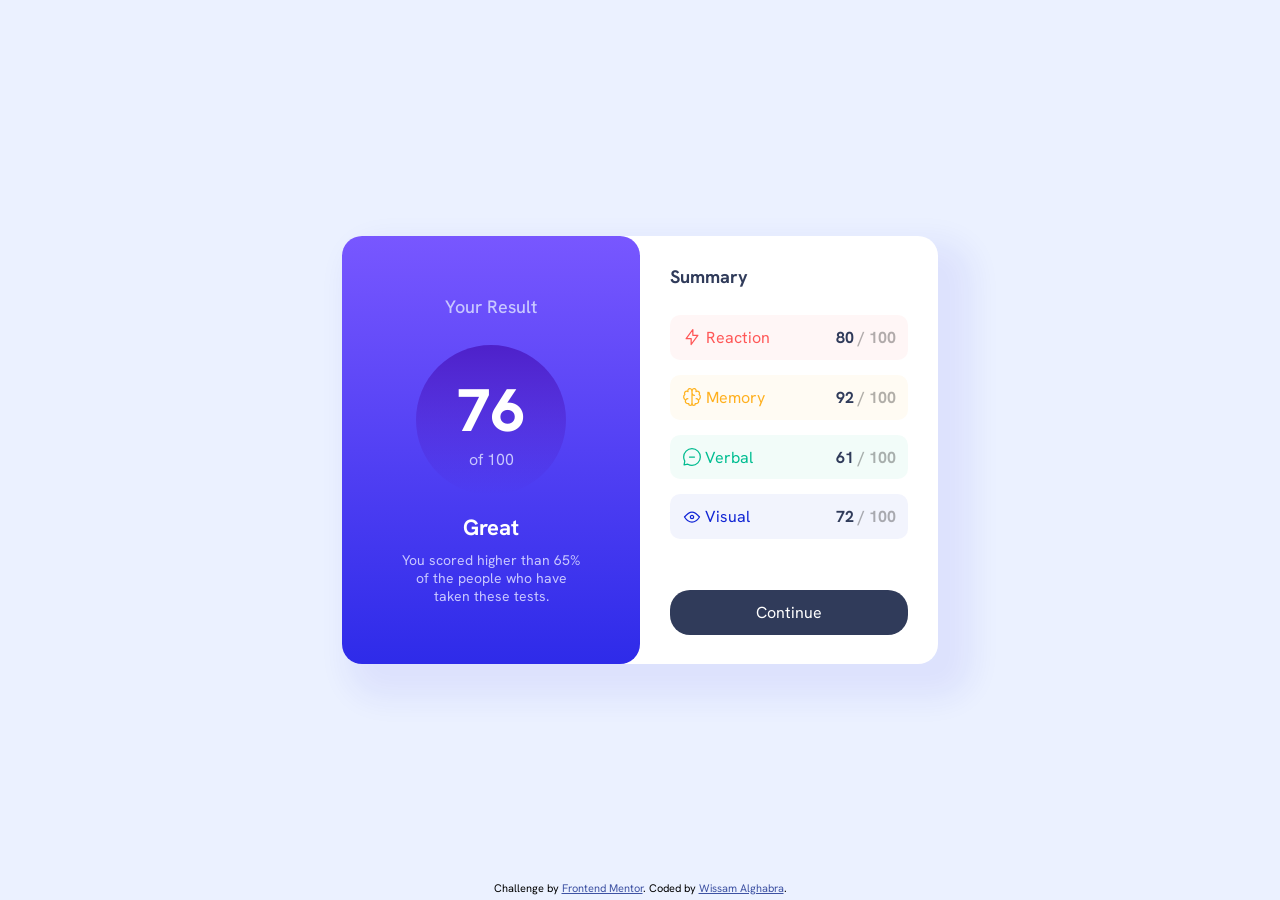
<file: results-summary-component-main/index.html>
<!DOCTYPE html>
<html lang="en">
<head>
  <meta charset="UTF-8">
  <meta name="viewport" content="width=device-width, initial-scale=1.0">
  <link rel="icon" type="image/png" sizes="32x32" href="./assets/images/favicon-32x32.png">
  <link rel="preconnect" href="https://fonts.googleapis.com">
  <link rel="preconnect" href="https://fonts.gstatic.com" crossorigin>
  <link href="https://fonts.googleapis.com/css2?family=Hanken+Grotesk:ital,wght@0,100..900;1,100..900&display=swap" rel="stylesheet">
  <link rel="stylesheet" href="style.css">
  <title>Frontend Mentor | Results summary component</title>
  <style>
    .attribution { font-size: 0.6875rem; text-align: center; }
    .attribution a { color: hsl(228, 45%, 44%); }
  </style>
</head>
<body class="flex flex-column flex-justify-center flex-align-center bg-pale-blue">
  <div id="main" class="height-sm-100 width-sm-100 flex flex-sm-col border-radius-20 bg-white shadow">
    <div id="resultPanel" class="width-50 width-sm-100 p-10 border-radius-20 bg-grad-slate-royal flex flex-column flex-align-center flex-justify-space-between text-center">
      <div class="fg-light-lavender mb-5 text-medium text-bold">Your Result</div>
      <div id="resultCircle" class="flex flex-column flex-align-center flex-justify-center bg-grad-violet-persian border-circular p-20 mb-10 mt-10">
        <div class="fg-white text-largest text-boldest">76</div>
        <div class="fg-light-lavender">of 100</div>
      </div>
      <div class="fg-white mb-5 text-large text-bolder">Great</div>
      <div class="fg-light-lavender text-small">You scored higher than 65% of the people who have taken these tests.</div>
    </div>
    <div class="width-50 width-sm-100 flex flex-column p-5 flex-justify-space-between">
      <div class="text-medium fg-dark-gray-blue text-bolder">Summary</div>
      <div class="mt-10 mb-10">
        <div class="flex flex-justify-space-between flex-align-center bg-light-red-op p-5 border-radius-10" style="margin-bottom: 15px;">
          <div class="flex flex-align-center fg-light-red"><img id="ReactionIcon" class="mr-5" src="./assets/images/icon-reaction.svg" alt="Reaction icon"> Reaction</div>
          <div class="text-bolder"><span class="fg-dark-gray-blue" id="ReactionValue">80</span> <span class="op-30">/ 100</span></div>
        </div>
        <div class="flex flex-justify-space-between flex-align-center bg-orangey-yellow-op p-5 border-radius-10" style="margin-bottom: 15px;">
          <div class="flex flex-align-center fg-orangey-yellow"><img id="MemoryIcon" class="mr-5" src="./assets/images/icon-memory.svg" alt="Memory icon"> Memory</div>
          <div class="text-bolder"><span class="fg-dark-gray-blue" id="MemoryValue">92</span> <span class="op-30">/ 100</span></div>
        </div>
        <div class="flex flex-justify-space-between flex-align-center bg-green-teal-op p-5 border-radius-10" style="margin-bottom: 15px;">
          <div class="flex flex-align-center fg-green-teal"><img id="VerbalIcon" class="mr-5" src="./assets/images/icon-verbal.svg" alt="Verbal icon"> Verbal</div>
          <div class="text-bolder"><span class="fg-dark-gray-blue" id="VerbalValue">61</span> <span class="op-30">/ 100</span></div>
        </div>
        <div class="flex flex-justify-space-between flex-align-center bg-cobalt-blue-op p-5 mb-10 border-radius-10">
          <div class="flex flex-align-center fg-cobalt-blue"><img id="VisualIcon" class="mr-5" src="./assets/images/icon-visual.svg" alt="Visual icon"> Visual</div>
          <div class="text-bolder"><span class="fg-dark-gray-blue" id="VisualValue">72</span> <span class="op-30">/ 100</span></div>
        </div>
      </div>

      <div class="fg-white bg-dark-gray-blue border-radius-20 text-center pt-5 pb-5 button">Continue</div>
    </div>
  </div>
  <footer class="attribution">
    Challenge by <a href="https://www.frontendmentor.io?ref=challenge">Frontend Mentor</a>. 
    Coded by <a href="#">Wissam Alghabra</a>.
  </footer>

  <script src="./script.js"></script>
</body>
</html>
</file>
<file: results-summary-component-main/style.css>
.text-small {
  font-size: 14px;
}

.text-medium {
  font-size: 18px;
}

.text-large {
  font-size: 22px;
}

.text-largest {
  font-size: 60px;
}

.text-bold {
  font-weight: 500;
}

.text-bolder {
  font-weight: 700;
}

.text-boldest {
  font-weight: 800;
}

.bg-light-red {
  background-color: hsl(0, 100%, 67%);
}

.fg-light-red {
  color: hsl(0, 100%, 67%);
}

.bg-light-red-op {
  background-color: hsla(0, 100%, 67%, 0.05);
}

.fg-light-red-op {
  color: hsla(0, 100%, 67%, 0.05);
}

.bg-orangey-yellow {
  background-color: hsl(39, 100%, 56%);
}

.fg-orangey-yellow {
  color: hsl(39, 100%, 56%);
}

.bg-orangey-yellow-op {
  background-color: hsla(39, 100%, 56%, 0.05);
}

.fg-orangey-yellow-op {
  color: hsla(39, 100%, 56%, 0.05);
}

.bg-green-teal {
  background-color: hsl(166, 100%, 37%);
}

.fg-green-teal {
  color: hsl(166, 100%, 37%);
}

.bg-green-teal-op {
  background-color: hsla(166, 100%, 37%, 0.05);
}

.fg-green-teal-op {
  color: hsla(166, 100%, 37%, 0.05);
}

.bg-cobalt-blue {
  background-color: hsl(234, 85%, 45%);
}

.fg-cobalt-blue {
  color: hsl(234, 85%, 45%);
}

.bg-cobalt-blue-op {
  background-color: hsla(234, 85%, 45%, 0.05);
}

.fg-cobalt-blue-op {
  color: hsla(234, 85%, 45%, 0.05);
}

.bg-light-slate-blue {
  background-color: hsl(252, 100%, 67%);
}

.fg-light-slate-blue {
  color: hsl(252, 100%, 67%);
}

.bg-light-royal-blue {
  background-color: hsl(241, 81%, 54%);
}

.fg-light-royal-blue {
  color: hsl(241, 81%, 54%);
}

.bg-violet-blue {
  background-color: hsl(256, 72%, 46%);
}

.fg-violet-blue {
  color: hsl(256, 72%, 46%);
}

.bg-persian-blue {
  background-color: rgba(36, 33, 202, 0);
}

.fg-persian-blue {
  color: rgba(36, 33, 202, 0);
}

.bg-white {
  background-color: hsl(0, 0%, 100%);
}

.fg-white {
  color: hsl(0, 0%, 100%);
}

.bg-pale-blue {
  background-color: hsl(221, 100%, 96%);
}

.fg-pale-blue {
  color: hsl(221, 100%, 96%);
}

.bg-light-lavender {
  background-color: hsl(241, 100%, 89%);
}

.fg-light-lavender {
  color: hsl(241, 100%, 89%);
}

.bg-dark-gray-blue {
  background-color: hsl(224, 30%, 27%);
}

.fg-dark-gray-blue {
  color: hsl(224, 30%, 27%);
}

.height-1 {
  height: 1%;
}

.width-1 {
  width: 1%;
}

.p-1 {
  padding: 1%;
}

.pt-1 {
  padding-top: 1%;
}

.pb-1 {
  padding-bottom: 1%;
}

.pr-1 {
  padding-right: 1%;
}

.pl-1 {
  padding-left: 1%;
}

.mt-1 {
  margin-top: 1%;
}

.mb-1 {
  margin-bottom: 1%;
}

.mr-1 {
  margin-right: 1%;
}

.ml-1 {
  margin-left: 1%;
}

.m-1 {
  margin: 1%;
}

.op-1 {
  opacity: 1%;
}

.height-5 {
  height: 5%;
}

.width-5 {
  width: 5%;
}

.p-5 {
  padding: 5%;
}

.pt-5 {
  padding-top: 5%;
}

.pb-5 {
  padding-bottom: 5%;
}

.pr-5 {
  padding-right: 5%;
}

.pl-5 {
  padding-left: 5%;
}

.mt-5 {
  margin-top: 5%;
}

.mb-5 {
  margin-bottom: 5%;
}

.mr-5 {
  margin-right: 5%;
}

.ml-5 {
  margin-left: 5%;
}

.m-5 {
  margin: 5%;
}

.op-5 {
  opacity: 5%;
}

.height-10 {
  height: 10%;
}

.width-10 {
  width: 10%;
}

.p-10 {
  padding: 10%;
}

.pt-10 {
  padding-top: 10%;
}

.pb-10 {
  padding-bottom: 10%;
}

.pr-10 {
  padding-right: 10%;
}

.pl-10 {
  padding-left: 10%;
}

.mt-10 {
  margin-top: 10%;
}

.mb-10 {
  margin-bottom: 10%;
}

.mr-10 {
  margin-right: 10%;
}

.ml-10 {
  margin-left: 10%;
}

.m-10 {
  margin: 10%;
}

.op-10 {
  opacity: 10%;
}

.height-20 {
  height: 20%;
}

.width-20 {
  width: 20%;
}

.p-20 {
  padding: 20%;
}

.pt-20 {
  padding-top: 20%;
}

.pb-20 {
  padding-bottom: 20%;
}

.pr-20 {
  padding-right: 20%;
}

.pl-20 {
  padding-left: 20%;
}

.mt-20 {
  margin-top: 20%;
}

.mb-20 {
  margin-bottom: 20%;
}

.mr-20 {
  margin-right: 20%;
}

.ml-20 {
  margin-left: 20%;
}

.m-20 {
  margin: 20%;
}

.op-20 {
  opacity: 20%;
}

.height-25 {
  height: 25%;
}

.width-25 {
  width: 25%;
}

.p-25 {
  padding: 25%;
}

.pt-25 {
  padding-top: 25%;
}

.pb-25 {
  padding-bottom: 25%;
}

.pr-25 {
  padding-right: 25%;
}

.pl-25 {
  padding-left: 25%;
}

.mt-25 {
  margin-top: 25%;
}

.mb-25 {
  margin-bottom: 25%;
}

.mr-25 {
  margin-right: 25%;
}

.ml-25 {
  margin-left: 25%;
}

.m-25 {
  margin: 25%;
}

.op-25 {
  opacity: 25%;
}

.height-30 {
  height: 30%;
}

.width-30 {
  width: 30%;
}

.p-30 {
  padding: 30%;
}

.pt-30 {
  padding-top: 30%;
}

.pb-30 {
  padding-bottom: 30%;
}

.pr-30 {
  padding-right: 30%;
}

.pl-30 {
  padding-left: 30%;
}

.mt-30 {
  margin-top: 30%;
}

.mb-30 {
  margin-bottom: 30%;
}

.mr-30 {
  margin-right: 30%;
}

.ml-30 {
  margin-left: 30%;
}

.m-30 {
  margin: 30%;
}

.op-30 {
  opacity: 30%;
}

.height-35 {
  height: 35%;
}

.width-35 {
  width: 35%;
}

.p-35 {
  padding: 35%;
}

.pt-35 {
  padding-top: 35%;
}

.pb-35 {
  padding-bottom: 35%;
}

.pr-35 {
  padding-right: 35%;
}

.pl-35 {
  padding-left: 35%;
}

.mt-35 {
  margin-top: 35%;
}

.mb-35 {
  margin-bottom: 35%;
}

.mr-35 {
  margin-right: 35%;
}

.ml-35 {
  margin-left: 35%;
}

.m-35 {
  margin: 35%;
}

.op-35 {
  opacity: 35%;
}

.height-40 {
  height: 40%;
}

.width-40 {
  width: 40%;
}

.p-40 {
  padding: 40%;
}

.pt-40 {
  padding-top: 40%;
}

.pb-40 {
  padding-bottom: 40%;
}

.pr-40 {
  padding-right: 40%;
}

.pl-40 {
  padding-left: 40%;
}

.mt-40 {
  margin-top: 40%;
}

.mb-40 {
  margin-bottom: 40%;
}

.mr-40 {
  margin-right: 40%;
}

.ml-40 {
  margin-left: 40%;
}

.m-40 {
  margin: 40%;
}

.op-40 {
  opacity: 40%;
}

.height-45 {
  height: 45%;
}

.width-45 {
  width: 45%;
}

.p-45 {
  padding: 45%;
}

.pt-45 {
  padding-top: 45%;
}

.pb-45 {
  padding-bottom: 45%;
}

.pr-45 {
  padding-right: 45%;
}

.pl-45 {
  padding-left: 45%;
}

.mt-45 {
  margin-top: 45%;
}

.mb-45 {
  margin-bottom: 45%;
}

.mr-45 {
  margin-right: 45%;
}

.ml-45 {
  margin-left: 45%;
}

.m-45 {
  margin: 45%;
}

.op-45 {
  opacity: 45%;
}

.height-50 {
  height: 50%;
}

.width-50 {
  width: 50%;
}

.p-50 {
  padding: 50%;
}

.pt-50 {
  padding-top: 50%;
}

.pb-50 {
  padding-bottom: 50%;
}

.pr-50 {
  padding-right: 50%;
}

.pl-50 {
  padding-left: 50%;
}

.mt-50 {
  margin-top: 50%;
}

.mb-50 {
  margin-bottom: 50%;
}

.mr-50 {
  margin-right: 50%;
}

.ml-50 {
  margin-left: 50%;
}

.m-50 {
  margin: 50%;
}

.op-50 {
  opacity: 50%;
}

.height-60 {
  height: 60%;
}

.width-60 {
  width: 60%;
}

.p-60 {
  padding: 60%;
}

.pt-60 {
  padding-top: 60%;
}

.pb-60 {
  padding-bottom: 60%;
}

.pr-60 {
  padding-right: 60%;
}

.pl-60 {
  padding-left: 60%;
}

.mt-60 {
  margin-top: 60%;
}

.mb-60 {
  margin-bottom: 60%;
}

.mr-60 {
  margin-right: 60%;
}

.ml-60 {
  margin-left: 60%;
}

.m-60 {
  margin: 60%;
}

.op-60 {
  opacity: 60%;
}

.height-75 {
  height: 75%;
}

.width-75 {
  width: 75%;
}

.p-75 {
  padding: 75%;
}

.pt-75 {
  padding-top: 75%;
}

.pb-75 {
  padding-bottom: 75%;
}

.pr-75 {
  padding-right: 75%;
}

.pl-75 {
  padding-left: 75%;
}

.mt-75 {
  margin-top: 75%;
}

.mb-75 {
  margin-bottom: 75%;
}

.mr-75 {
  margin-right: 75%;
}

.ml-75 {
  margin-left: 75%;
}

.m-75 {
  margin: 75%;
}

.op-75 {
  opacity: 75%;
}

.height-80 {
  height: 80%;
}

.width-80 {
  width: 80%;
}

.p-80 {
  padding: 80%;
}

.pt-80 {
  padding-top: 80%;
}

.pb-80 {
  padding-bottom: 80%;
}

.pr-80 {
  padding-right: 80%;
}

.pl-80 {
  padding-left: 80%;
}

.mt-80 {
  margin-top: 80%;
}

.mb-80 {
  margin-bottom: 80%;
}

.mr-80 {
  margin-right: 80%;
}

.ml-80 {
  margin-left: 80%;
}

.m-80 {
  margin: 80%;
}

.op-80 {
  opacity: 80%;
}

.height-85 {
  height: 85%;
}

.width-85 {
  width: 85%;
}

.p-85 {
  padding: 85%;
}

.pt-85 {
  padding-top: 85%;
}

.pb-85 {
  padding-bottom: 85%;
}

.pr-85 {
  padding-right: 85%;
}

.pl-85 {
  padding-left: 85%;
}

.mt-85 {
  margin-top: 85%;
}

.mb-85 {
  margin-bottom: 85%;
}

.mr-85 {
  margin-right: 85%;
}

.ml-85 {
  margin-left: 85%;
}

.m-85 {
  margin: 85%;
}

.op-85 {
  opacity: 85%;
}

.height-90 {
  height: 90%;
}

.width-90 {
  width: 90%;
}

.p-90 {
  padding: 90%;
}

.pt-90 {
  padding-top: 90%;
}

.pb-90 {
  padding-bottom: 90%;
}

.pr-90 {
  padding-right: 90%;
}

.pl-90 {
  padding-left: 90%;
}

.mt-90 {
  margin-top: 90%;
}

.mb-90 {
  margin-bottom: 90%;
}

.mr-90 {
  margin-right: 90%;
}

.ml-90 {
  margin-left: 90%;
}

.m-90 {
  margin: 90%;
}

.op-90 {
  opacity: 90%;
}

.height-95 {
  height: 95%;
}

.width-95 {
  width: 95%;
}

.p-95 {
  padding: 95%;
}

.pt-95 {
  padding-top: 95%;
}

.pb-95 {
  padding-bottom: 95%;
}

.pr-95 {
  padding-right: 95%;
}

.pl-95 {
  padding-left: 95%;
}

.mt-95 {
  margin-top: 95%;
}

.mb-95 {
  margin-bottom: 95%;
}

.mr-95 {
  margin-right: 95%;
}

.ml-95 {
  margin-left: 95%;
}

.m-95 {
  margin: 95%;
}

.op-95 {
  opacity: 95%;
}

.height-100 {
  height: 100%;
}

.width-100 {
  width: 100%;
}

.p-100 {
  padding: 100%;
}

.pt-100 {
  padding-top: 100%;
}

.pb-100 {
  padding-bottom: 100%;
}

.pr-100 {
  padding-right: 100%;
}

.pl-100 {
  padding-left: 100%;
}

.mt-100 {
  margin-top: 100%;
}

.mb-100 {
  margin-bottom: 100%;
}

.mr-100 {
  margin-right: 100%;
}

.ml-100 {
  margin-left: 100%;
}

.m-100 {
  margin: 100%;
}

.op-100 {
  opacity: 100%;
}

.border-radius-5 {
  border-radius: 5px;
}

.border-radius-10 {
  border-radius: 10px;
}

.border-radius-15 {
  border-radius: 15px;
}

.border-radius-20 {
  border-radius: 20px;
}

.border-radius-25 {
  border-radius: 25px;
}

.border-radius-30 {
  border-radius: 30px;
}

.flex-align-center {
  align-items: center;
}

.flex-justify-center {
  justify-content: center;
}

.flex-align-start {
  align-items: start;
}

.flex-justify-start {
  justify-content: start;
}

.flex-align-end {
  align-items: end;
}

.flex-justify-end {
  justify-content: end;
}

.flex-align-space-between {
  align-items: space-between;
}

.flex-justify-space-between {
  justify-content: space-between;
}

.flex-align-flex-start {
  align-items: flex-start;
}

.flex-justify-flex-start {
  justify-content: flex-start;
}

.flex-align-flex-end {
  align-items: flex-end;
}

.flex-justify-flex-end {
  justify-content: flex-end;
}

.flex-align-left {
  align-items: left;
}

.flex-justify-left {
  justify-content: left;
}

.flex-align-right {
  align-items: right;
}

.flex-justify-right {
  justify-content: right;
}

* {
  box-sizing: border-box;
  padding: 0;
  margin: 0;
}

body {
  font-family: "Hanken Grotesk", sans-serif;
}

.flex {
  display: flex;
}

.flex-column {
  flex-direction: column;
}

.bg-grad-slate-royal {
  background: HSL(252, 100%, 67%);
  background: linear-gradient(180deg, rgb(120, 87, 255) 0%, rgb(46, 43, 233) 100%);
}

.button:hover, .button:active {
  cursor: pointer;
  background: HSL(252, 100%, 67%);
  background: linear-gradient(180deg, rgb(120, 87, 255) 0%, rgb(46, 43, 233) 100%);
}

.bg-grad-violet-persian {
  background: HSLA(256, 72%, 46%, 1);
  background: linear-gradient(180deg, hsl(256, 72%, 46%) 0%, hsla(241, 72%, 46%, 0) 100%);
}

.border-circular {
  border-radius: 100%;
}

.text-center {
  text-align: center;
}

.attribution {
  position: absolute;
  bottom: 5px;
}

.shadow {
  box-shadow: 20px 20px 30px 15px hsla(241, 81%, 54%, 0.07);
}

#resultCircle {
  height: 150px;
  width: 150px;
}

body, html {
  height: 100%;
}

@media screen and (max-width: 630px) {
  .flex-sm-col {
    display: flex;
    flex-direction: column;
  }
  .width-sm-100 {
    width: 100%;
  }
  .height-sm-100 {
    height: 100%;
  }
  #main {
    border-radius: 0px;
  }
  body {
    height: auto;
  }
  #resultPanel {
    border-top-right-radius: 0px;
    border-top-left-radius: 0px;
  }
  .attribution {
    top: 5px;
    color: white;
  }
  .attribution a:link {
    color: white;
  }
}

/*# sourceMappingURL=style.css.map */
</file>
